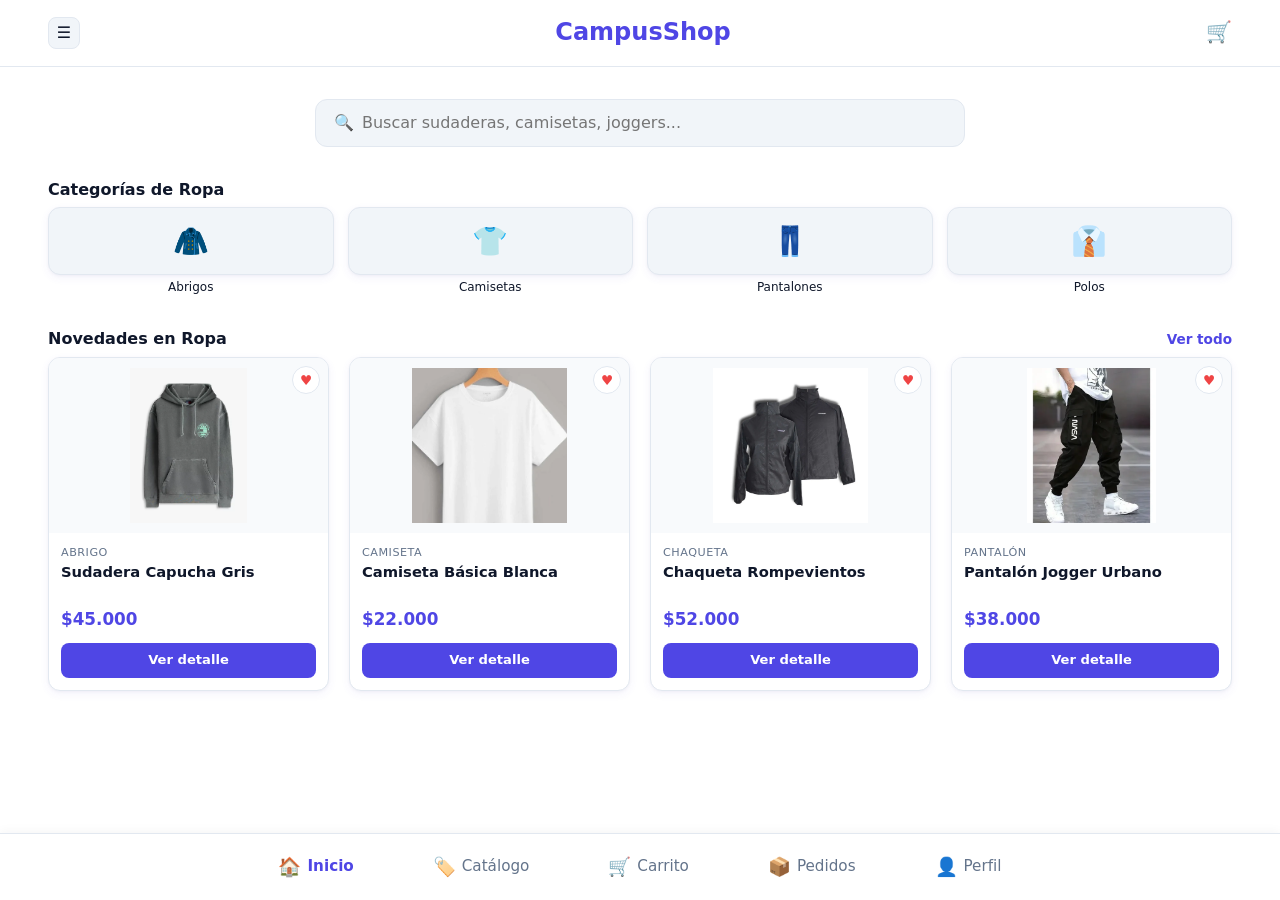
<file: index.html>
<!DOCTYPE html>
<html lang="es">
<head>
    <meta charset="UTF-8">
    <meta name="viewport" content="width=device-width, initial-scale=1.0">
    <title>CampusShop - Ropa y Moda Universitaria</title>
    <link rel="stylesheet" href="css/base.css">
    <link rel="stylesheet" href="css/layout.css">
    <link rel="stylesheet" href="css/components.css">
    <link rel="stylesheet" href="css/responsive.css">
</head>
<body>

    <div class="contenedor-app">

        <!-- Menú Lateral -->
        <input type="checkbox" id="interruptor-menu" class="interruptor-menu" aria-label="Abrir menú de navegación">
        <label for="interruptor-menu" class="fondo-oscuro"></label>

        <aside class="menu-lateral">
            <div class="cabecera-menu-lateral">
                <h2>Menú Principal</h2>
                <label for="interruptor-menu" class="boton-cerrar-menu" aria-label="Cerrar menú">&times;</label>
            </div>
            <nav class="navegacion-menu-lateral">
                <a href="index.html">🏠 Inicio</a>
                <a href="catalogo.html">🏷️ Catálogo de Ropa</a>
                <a href="vacio.html">🛒 Mi Carrito</a>
                <a href="historial.html">📦 Mis Pedidos</a>
                <a href="perfil.html">👤 Mi Perfil</a>
            </nav>
        </aside>

        <header class="encabezado-superior">
            <label for="interruptor-menu" class="boton-volver" aria-label="Abrir menú">☰</label>

            <h1 class="logotipo">CampusShop</h1>

            <a href="vacio.html" class="contenedor-icono-carrito" aria-label="Ver mi carrito">
                🛒
            </a>
        </header>

        <main>

            <section class="seccion-busqueda">
                <form class="barra-busqueda" action="catalogo.html" method="GET">
                    <span class="icono-busqueda">🔍</span>
                    <input class="campo-busqueda" type="search" name="buscar" placeholder="Buscar sudaderas, camisetas, joggers..." aria-label="Buscar prendas">
                </form>
            </section>

            <section class="seccion-categorias">
                <div class="cabecera-seccion">
                    <h2 class="titulo-seccion">Categorías de Ropa</h2>
                </div>
                <div class="contenedor-categorias">
                    <a href="catalogo.html?categoria=abrigos" class="tarjeta-categoria">
                        <div class="caja-icono-categoria">🧥</div>
                        <span class="nombre-categoria">Abrigos</span>
                    </a>
                    <a href="catalogo.html?categoria=camisetas" class="tarjeta-categoria">
                        <div class="caja-icono-categoria">👕</div>
                        <span class="nombre-categoria">Camisetas</span>
                    </a>
                    <a href="catalogo.html?categoria=pantalones" class="tarjeta-categoria">
                        <div class="caja-icono-categoria">👖</div>
                        <span class="nombre-categoria">Pantalones</span>
                    </a>
                    <a href="catalogo.html?categoria=polos" class="tarjeta-categoria">
                        <div class="caja-icono-categoria">👔</div>
                        <span class="nombre-categoria">Polos</span>
                    </a>
                </div>
            </section>

            <section class="seccion-productos">
                <div class="cabecera-seccion">
                    <h2 class="titulo-seccion">Novedades en Ropa</h2>
                    <a href="catalogo.html" class="enlace-texto">Ver todo</a>
                </div>

                <div class="cuadricula-productos">
                    
                    <article class="tarjeta-producto">
                        <div class="caja-imagen-producto">
                            <img src="img/sudadera_con_capucha_gris.webp" alt="Sudadera Capucha Campus" class="imagen-producto">
                        </div>
                        <button class="boton-favorito" aria-label="Guardar en favoritos">♥</button>
                        <div class="informacion-producto">
                            <span class="categoria-producto">Abrigo</span>
                            <h3 class="nombre-producto">Sudadera Capucha Gris</h3>
                            <span class="precio-producto">$45.000</span>
                            <a href="producto.html" class="boton-primario boton-accion-pequeno">Ver detalle</a>
                        </div>
                    </article>

                    <article class="tarjeta-producto">
                        <div class="caja-imagen-producto">
                            <img src="img/Camiseta basica blanca.webp" alt="Camiseta Básica Campus" class="imagen-producto">
                        </div>
                        <button class="boton-favorito" aria-label="Guardar en favoritos">♥</button>
                        <div class="informacion-producto">
                            <span class="categoria-producto">Camiseta</span>
                            <h3 class="nombre-producto">Camiseta Básica Blanca</h3>
                            <span class="precio-producto">$22.000</span>
                            <a href="producto.html" class="boton-primario boton-accion-pequeno">Ver detalle</a>
                        </div>
                    </article>

                    <article class="tarjeta-producto">
                        <div class="caja-imagen-producto">
                            <img src="img/Rompevientos-negro_unisex.webp" alt="Chaqueta Rompevientos" class="imagen-producto">
                        </div>
                        <button class="boton-favorito" aria-label="Guardar en favoritos">♥</button>
                        <div class="informacion-producto">
                            <span class="categoria-producto">Chaqueta</span>
                            <h3 class="nombre-producto">Chaqueta Rompevientos</h3>
                            <span class="precio-producto">$52.000</span>
                            <a href="producto.html" class="boton-primario boton-accion-pequeno">Ver detalle</a>
                        </div>
                    </article>

                    <article class="tarjeta-producto">
                        <div class="caja-imagen-producto">
                            <img src="img/pantalon Jogger.webp" alt="Pantalón Jogger Urbano" class="imagen-producto">
                        </div>
                        <button class="boton-favorito" aria-label="Guardar en favoritos">♥</button>
                        <div class="informacion-producto">
                            <span class="categoria-producto">Pantalón</span>
                            <h3 class="nombre-producto">Pantalón Jogger Urbano</h3>
                            <span class="precio-producto">$38.000</span>
                            <a href="producto.html" class="boton-primario boton-accion-pequeno">Ver detalle</a>
                        </div>
                    </article>

                </div>
            </section>

        </main>

        <nav class="navegacion-inferior">
            <ul class="lista-navegacion-inferior">
                <li>
                    <a href="index.html" class="enlace-navegacion activo">
                        <span class="icono-navegacion">🏠</span>
                        <span class="texto-navegacion">Inicio</span>
                    </a>
                </li>
                <li>
                    <a href="catalogo.html" class="enlace-navegacion">
                        <span class="icono-navegacion">🏷️</span>
                        <span class="texto-navegacion">Catálogo</span>
                    </a>
                </li>
                <li>
                    <a href="vacio.html" class="enlace-navegacion">
                        <span class="icono-navegacion">🛒</span>
                        <span class="texto-navegacion">Carrito</span>
                    </a>
                </li>
                <li>
                    <a href="historial.html" class="enlace-navegacion">
                        <span class="icono-navegacion">📦</span>
                        <span class="texto-navegacion">Pedidos</span>
                    </a>
                </li>
                <li>
                    <a href="perfil.html" class="enlace-navegacion">
                        <span class="icono-navegacion">👤</span>
                        <span class="texto-navegacion">Perfil</span>
                    </a>
                </li>
            </ul>
        </nav>
    </div>
</body>
</html>
</file>
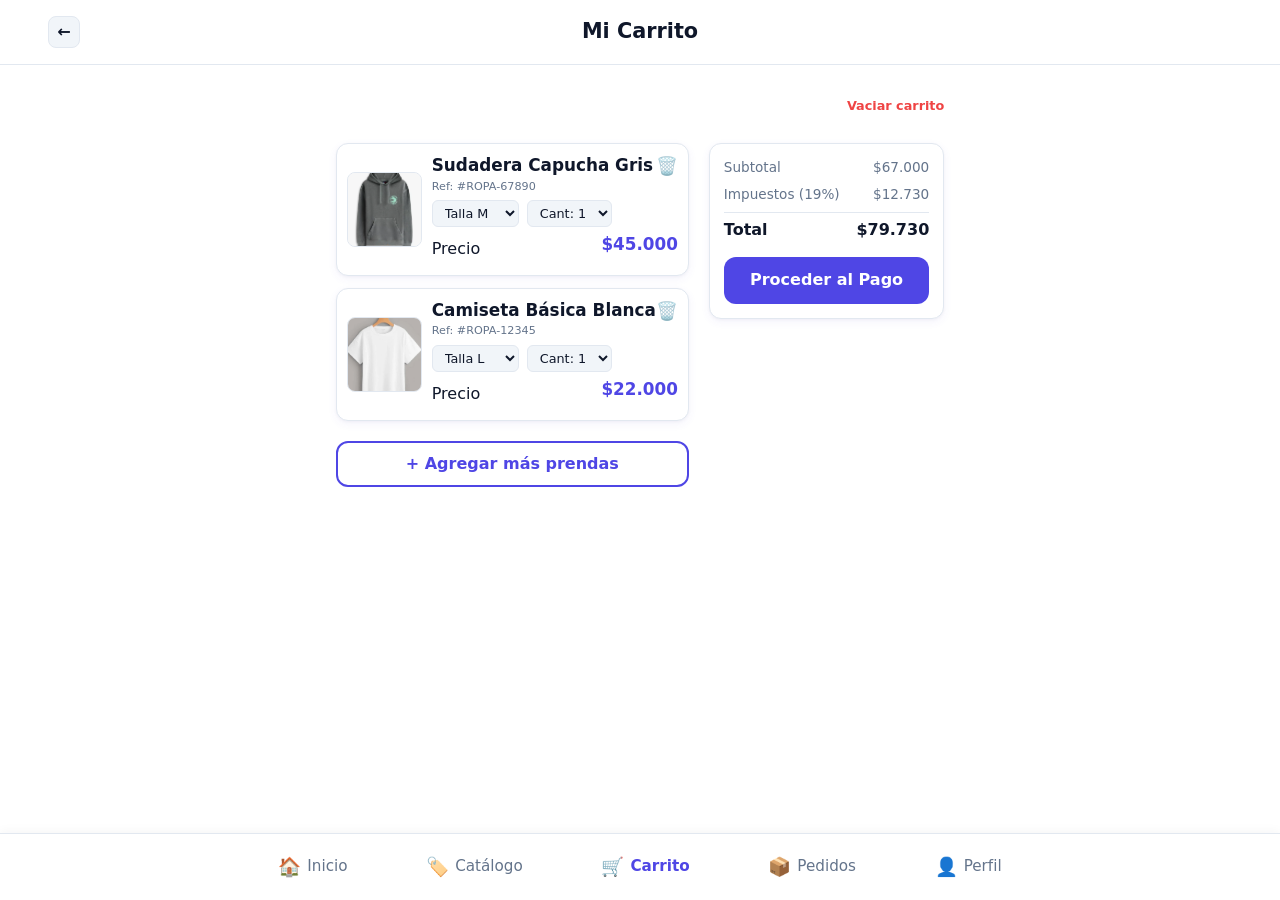
<file: carrito.html>
<!DOCTYPE html>
<html lang="es">
<head>
    <meta charset="UTF-8">
    <meta name="viewport" content="width=device-width, initial-scale=1.0">
    <title>CampusShop - Mi Carrito</title>
    <link rel="stylesheet" href="css/base.css">
    <link rel="stylesheet" href="css/layout.css">
    <link rel="stylesheet" href="css/components.css">
    <link rel="stylesheet" href="css/responsive.css">
</head>

<body>

    <div class="contenedor-app">

        <!-- Controles para eliminar prendas con CSS -->
        <input type="checkbox" id="eliminar-item-1" class="control-eliminar" checked>
        <input type="checkbox" id="eliminar-item-2" class="control-eliminar" checked>

        <header class="encabezado-superior encabezado-secundario">
            <a href="catalogo.html" class="boton-volver" aria-label="Volver al catálogo">←</a>
            <h1 class="titulo-pantalla">Mi Carrito</h1>
            <div class="espaciador-encabezado"></div>
        </header>

        <main>

            <!-- Estado Vacío -->
            <section id="seccion-carrito-vacio" class="estado-vacio">
                <div class="icono-estado-vacio">🛍️</div>
                <h2 class="titulo-estado-vacio">Tu carrito está vacío</h2>
                <p class="descripcion-estado-vacio">
                    Aún no has agregado prendas de vestir a tu compra. ¡Revisa nuestra colección de ropa y viste los colores de Campus!
                </p>
                <a href="catalogo.html" class="boton-primario">Explorar Catálogo de Ropa</a>
            </section>

            <!-- Lista de Prendas en el Carrito -->
            <div id="seccion-carrito-lleno">
                <a href="vacio.html" class="enlace-peligro" style="display: block; text-align: right; margin-bottom: 8px;">Vaciar carrito</a>
                <section class="lista-carrito">

                    <!-- Prenda 1 -->
                    <article class="item-carrito item-1">
                        <img src="img/sudadera_con_capucha_gris.webp" alt="Sudadera Capucha Gris" class="imagen-carrito">
                        <div class="detalles-item-carrito">
                            <div class="cabecera-item-carrito">
                                <h3>Sudadera Capucha Gris</h3>
                                <label for="eliminar-item-1" class="boton-eliminar" title="Eliminar producto">🗑️</label>
                            </div>
                            <span class="referencia-item">Ref: #ROPA-67890</span>

                            <div class="opciones-item-carrito">
                                <select class="select-carrito" aria-label="Seleccionar talla">
                                    <option value="S">Talla S</option>
                                    <option value="M" selected>Talla M</option>
                                    <option value="L">Talla L</option>
                                    <option value="XL">Talla XL</option>
                                </select>
                                <select class="select-carrito" aria-label="Seleccionar cantidad">
                                    <option value="1" selected>Cant: 1</option>
                                    <option value="2">Cant: 2</option>
                                    <option value="3">Cant: 3</option>
                                </select>
                            </div>

                            <div class="pie-item-carrito">
                                <span>Precio</span>
                                <span class="precio-producto">$45.000</span>
                            </div>
                        </div>
                    </article>

                    <!-- Prenda 2 -->
                    <article class="item-carrito item-2">
                        <img src="img/Camiseta basica blanca.webp" alt="Camiseta Básica Blanca" class="imagen-carrito">
                        <div class="detalles-item-carrito">
                            <div class="cabecera-item-carrito">
                                <h3>Camiseta Básica Blanca</h3>
                                <label for="eliminar-item-2" class="boton-eliminar" title="Eliminar producto">🗑️</label>
                            </div>
                            <span class="referencia-item">Ref: #ROPA-12345</span>

                            <div class="opciones-item-carrito">
                                <select class="select-carrito" aria-label="Seleccionar talla">
                                    <option value="S">Talla S</option>
                                    <option value="M">Talla M</option>
                                    <option value="L" selected>Talla L</option>
                                    <option value="XL">Talla XL</option>
                                </select>
                                <select class="select-carrito" aria-label="Seleccionar cantidad">
                                    <option value="1" selected>Cant: 1</option>
                                    <option value="2">Cant: 2</option>
                                    <option value="3">Cant: 3</option>
                                </select>
                            </div>

                            <div class="pie-item-carrito">
                                <span>Precio</span>
                                <span class="precio-producto">$22.000</span>
                            </div>
                        </div>
                    </article>

                </section>

                <a href="catalogo.html" class="boton-lineas" style="margin-top: 14px;">+ Agregar más prendas</a>

                <!-- Resumen de Pago -->
                <section class="resumen-compra" style="margin-top: 14px;">
                    <div class="fila-resumen">
                        <span>Subtotal</span>
                        <span>$67.000</span>
                    </div>
                    <div class="fila-resumen">
                        <span>Impuestos (19%)</span>
                        <span>$12.730</span>
                    </div>
                    <div class="fila-resumen fila-total">
                        <span>Total</span>
                        <span>$79.730</span>
                    </div>

                    <a href="checkout.html" class="boton-primario" style="margin-top: 8px;">Proceder al Pago</a>
                </section>
            </div>

        </main>

        <nav class="navegacion-inferior">
            <ul class="lista-navegacion-inferior">
                <li>
                    <a href="index.html" class="enlace-navegacion">
                        <span class="icono-navegacion">🏠</span>
                        <span class="texto-navegacion">Inicio</span>
                    </a>
                </li>
                <li>
                    <a href="catalogo.html" class="enlace-navegacion">
                        <span class="icono-navegacion">🏷️</span>
                        <span class="texto-navegacion">Catálogo</span>
                    </a>
                </li>
                <li>
                    <a href="carrito.html" class="enlace-navegacion activo">
                        <span class="icono-navegacion">🛒</span>
                        <span class="texto-navegacion">Carrito</span>
                    </a>
                </li>
                <li>
                    <a href="historial.html" class="enlace-navegacion">
                        <span class="icono-navegacion">📦</span>
                        <span class="texto-navegacion">Pedidos</span>
                    </a>
                </li>
                <li>
                    <a href="perfil.html" class="enlace-navegacion">
                        <span class="icono-navegacion">👤</span>
                        <span class="texto-navegacion">Perfil</span>
                    </a>
                </li>
            </ul>
        </nav>
    </div>
</body>
</html>
</file>
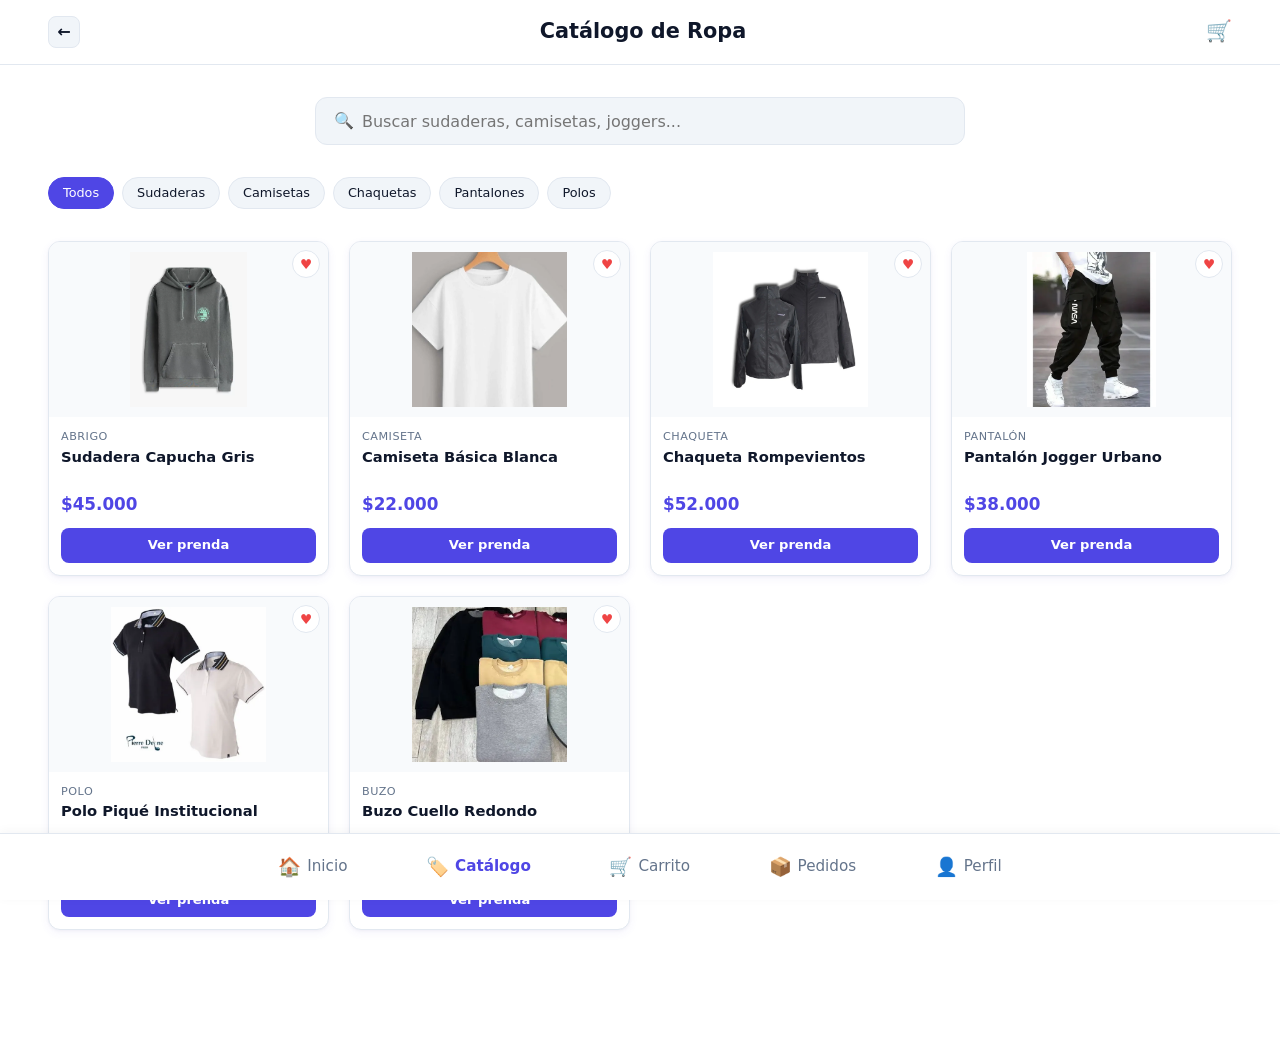
<file: catalogo.html>
<!DOCTYPE html>
<html lang="es">
<head>
    <meta charset="UTF-8">
    <meta name="viewport" content="width=device-width, initial-scale=1.0">
    <title>Campus Shop - Catálogo de Ropa</title>
    <link rel="stylesheet" href="css/base.css">
    <link rel="stylesheet" href="css/layout.css">
    <link rel="stylesheet" href="css/components.css">
    <link rel="stylesheet" href="css/responsive.css">
</head>

<body>

    <div class="contenedor-app">
          <header class="encabezado-superior encabezado-secundario">
            <a href="index.html" class="boton-volver" aria-label="Volver al inicio">←</a>
            <h1 class="titulo-pantalla">Catálogo de Ropa</h1>
            <a href="vacio.html" class="contenedor-icono-carrito" aria-label="Ver mi carrito">
                🛒
            </a>
        </header>

        <!-- Filtros por Categoría -->
        <input type="radio" name="filtro" id="filtro-todos" class="control-filtro" checked>
        <input type="radio" name="filtro" id="filtro-sudaderas" class="control-filtro">
        <input type="radio" name="filtro" id="filtro-camisetas" class="control-filtro">
        <input type="radio" name="filtro" id="filtro-chaquetas" class="control-filtro">
        <input type="radio" name="filtro" id="filtro-pantalones" class="control-filtro">
        <input type="radio" name="filtro" id="filtro-polos" class="control-filtro">

        <main>

            <!-- Barra de Búsqueda -->
            <section class="seccion-busqueda">
                <form class="barra-busqueda" action="catalogo.html" method="GET">
                    <span class="icono-busqueda">🔍</span>
                    <input class="campo-busqueda" type="search" list="lista-prendas" placeholder="Buscar sudaderas, camisetas, joggers..." aria-label="Buscar prendas">
                    <datalist id="lista-prendas">
                        <option value="Sudadera Capucha Gris">
                        <option value="Camiseta Básica Blanca">
                        <option value="Chaqueta Rompevientos">
                        <option value="Pantalón Jogger Urbano">
                        <option value="Polo Piqué Institucional">
                        <option value="Buzo Cuello Redondo">
                    </datalist>
                </form>
            </section>

            <!-- Chips de Filtro -->
            <section class="contenedor-filtros">
                <label for="filtro-todos" class="boton-filtro etiqueta-todos">Todos</label>
                <label for="filtro-sudaderas" class="boton-filtro etiqueta-sudaderas">Sudaderas</label>
                <label for="filtro-camisetas" class="boton-filtro etiqueta-camisetas">Camisetas</label>
                <label for="filtro-chaquetas" class="boton-filtro etiqueta-chaquetas">Chaquetas</label>
                <label for="filtro-pantalones" class="boton-filtro etiqueta-pantalones">Pantalones</label>
                <label for="filtro-polos" class="boton-filtro etiqueta-polos">Polos</label>
            </section>

            <!-- Cuadrícula de 6 prendas de vestir -->
            <section class="cuadricula-productos">

                <!-- Prenda 1: Sudadera -->
                <article class="tarjeta-producto prenda-sudadera prenda-abrigo">
                    <div class="caja-imagen-producto">
                        <img src="img/sudadera_con_capucha_gris.webp" alt="Sudadera Capucha Gris" class="imagen-producto">
                    </div>
                    <button class="boton-favorito" aria-label="Guardar en favoritos">♥</button>
                    <div class="informacion-producto">
                        <span class="categoria-producto">Abrigo</span>
                        <h2 class="nombre-producto">Sudadera Capucha Gris</h2>
                        <span class="precio-producto">$45.000</span>
                        <a href="producto.html" class="boton-primario boton-accion-pequeno">Ver prenda</a>
                    </div>
                </article>

                <!-- Prenda 2: Camiseta -->
                <article class="tarjeta-producto prenda-camiseta">
                    <div class="caja-imagen-producto">
                        <img src="img/Camiseta basica blanca.webp" alt="Camiseta Básica Blanca" class="imagen-producto">
                    </div>
                    <button class="boton-favorito" aria-label="Guardar en favoritos">♥</button>
                    <div class="informacion-producto">
                        <span class="categoria-producto">Camiseta</span>
                        <h2 class="nombre-producto">Camiseta Básica Blanca</h2>
                        <span class="precio-producto">$22.000</span>
                        <a href="producto.html" class="boton-primario boton-accion-pequeno">Ver prenda</a>
                    </div>
                </article>

                <!-- Prenda 3: Chaqueta -->
                <article class="tarjeta-producto prenda-chaqueta prenda-abrigo">
                    <div class="caja-imagen-producto">
                        <img src="img/Rompevientos-negro_unisex.webp" alt="Chaqueta Rompevientos" class="imagen-producto">
                    </div>
                    <button class="boton-favorito" aria-label="Guardar en favoritos">♥</button>
                    <div class="informacion-producto">
                        <span class="categoria-producto">Chaqueta</span>
                        <h2 class="nombre-producto">Chaqueta Rompevientos</h2>
                        <span class="precio-producto">$52.000</span>
                        <a href="producto.html" class="boton-primario boton-accion-pequeno">Ver prenda</a>
                    </div>
                </article>

                <!-- Prenda 4: Pantalón Jogger -->
                <article class="tarjeta-producto prenda-pantalon">
                    <div class="caja-imagen-producto">
                        <img src="img/pantalon Jogger.webp" alt="Pantalón Jogger Urbano" class="imagen-producto">
                    </div>
                    <button class="boton-favorito" aria-label="Guardar en favoritos">♥</button>
                    <div class="informacion-producto">
                        <span class="categoria-producto">Pantalón</span>
                        <h2 class="nombre-producto">Pantalón Jogger Urbano</h2>
                        <span class="precio-producto">$38.000</span>
                        <a href="producto.html" class="boton-primario boton-accion-pequeno">Ver prenda</a>
                    </div>
                </article>

                <!-- Prenda 5: Polo Institucional -->
                <article class="tarjeta-producto prenda-polo">
                    <div class="caja-imagen-producto">
                        <img src="img/polos_unisex.RK4.webp" alt="Camisa Polo Institucional" class="imagen-producto">
                    </div>
                    <button class="boton-favorito" aria-label="Guardar en favoritos">♥</button>
                    <div class="informacion-producto">
                        <span class="categoria-producto">Polo</span>
                        <h2 class="nombre-producto">Polo Piqué Institucional</h2>
                        <span class="precio-producto">$28.000</span>
                        <a href="producto.html" class="boton-primario boton-accion-pequeno">Ver prenda</a>
                    </div>
                </article>

                <!-- Prenda 6: Buzo Cuello Redondo -->
                <article class="tarjeta-producto prenda-sudadera prenda-buzo prenda-abrigo">
                    <div class="caja-imagen-producto">
                        <img src="img/Buzos_cuello_redondo_unisex.webp" alt="Buzo Cuello Redondo" class="imagen-producto">
                    </div>
                    <button class="boton-favorito" aria-label="Guardar en favoritos">♥</button>
                    <div class="informacion-producto">
                        <span class="categoria-producto">Buzo</span>
                        <h2 class="nombre-producto">Buzo Cuello Redondo</h2>
                        <span class="precio-producto">$42.000</span>
                        <a href="producto.html" class="boton-primario boton-accion-pequeno">Ver prenda</a>
                    </div>
                </article>

            </section>

        </main>

        <!-- 3. NAVEGACIÓN INFERIOR -->
        <nav class="navegacion-inferior">
            <ul class="lista-navegacion-inferior">
                <li>
                    <a href="index.html" class="enlace-navegacion">
                        <span class="icono-navegacion">🏠</span>
                        <span class="texto-navegacion">Inicio</span>
                    </a>
                </li>
                <li>
                    <a href="catalogo.html" class="enlace-navegacion activo">
                        <span class="icono-navegacion">🏷️</span>
                        <span class="texto-navegacion">Catálogo</span>
                    </a>
                </li>
                <li>
                    <a href="vacio.html" class="enlace-navegacion">
                        <span class="icono-navegacion">🛒</span>
                        <span class="texto-navegacion">Carrito</span>
                    </a>
                </li>
                <li>
                    <a href="historial.html" class="enlace-navegacion">
                        <span class="icono-navegacion">📦</span>
                        <span class="texto-navegacion">Pedidos</span>
                    </a>
                </li>
                <li>
                    <a href="perfil.html" class="enlace-navegacion">
                        <span class="icono-navegacion">👤</span>
                        <span class="texto-navegacion">Perfil</span>
                    </a>
                </li>
            </ul>
        </nav>
    </div>
</body>
</html>
</file>
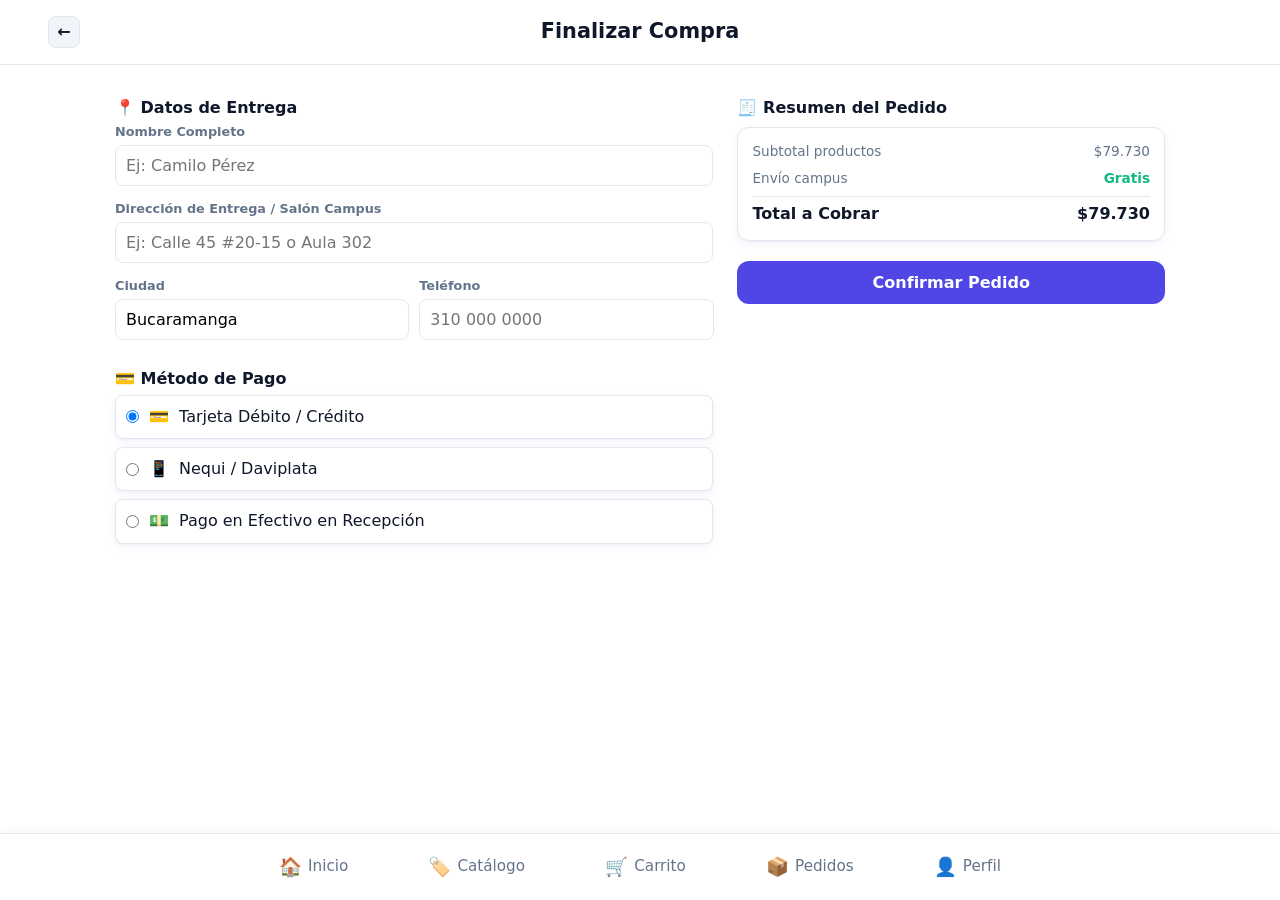
<file: checkout.html>
<!DOCTYPE html>
<html lang="es">
<head>
    <meta charset="UTF-8">
    <meta name="viewport" content="width=device-width, initial-scale=1.0">
    <title>CampusShop - Finalizar Compra</title>
    <link rel="stylesheet" href="css/base.css">
    <link rel="stylesheet" href="css/layout.css">
    <link rel="stylesheet" href="css/components.css">
    <link rel="stylesheet" href="css/responsive.css">
</head>
<body>
    <div class="contenedor-app">
        <header class="encabezado-superior encabezado-secundario">
            <a href="carrito.html" class="boton-volver" aria-label="Volver al carrito">←</a>
            <h1 class="titulo-pantalla">Finalizar Compra</h1>
            <div class="espaciador-encabezado"></div>
        </header>

        <main>
            <section class="seccion-formulario">
                <form action="historial.html" method="GET" class="cuadricula-checkout">
                    
                    <div class="columna-datos-entrega">
                        <h2 class="titulo-seccion">📍 Datos de Entrega</h2>
                        
                        <div class="grupo-formulario">
                            <label class="etiqueta-formulario" for="nombre">Nombre Completo</label>
                            <input class="campo-formulario" type="text" id="nombre" placeholder="Ej: Camilo Pérez" required>
                        </div>

                        <div class="grupo-formulario">
                            <label class="etiqueta-formulario" for="direccion">Dirección de Entrega / Salón Campus</label>
                            <input class="campo-formulario" type="text" id="direccion" placeholder="Ej: Calle 45 #20-15 o Aula 302" required>
                        </div>

                        <div class="fila-formulario">
                            <div class="grupo-formulario columna-formulario">
                                <label class="etiqueta-formulario" for="ciudad">Ciudad</label>
                                <input class="campo-formulario" type="text" id="ciudad" value="Bucaramanga" required>
                            </div>
                            <div class="grupo-formulario columna-formulario">
                                <label class="etiqueta-formulario" for="telefono">Teléfono</label>
                                <input class="campo-formulario" type="tel" id="telefono" placeholder="310 000 0000" required>
                            </div>
                        </div>

                        <h2 class="titulo-seccion" style="margin-top: 14px;">💳 Método de Pago</h2>
                        
                        <div class="opciones-pago">
                            <label class="opcion-pago">
                                <input type="radio" name="pago" value="tarjeta" checked>
                                <span class="icono-pago">💳</span>
                                <span>Tarjeta Débito / Crédito</span>
                            </label>
                            <label class="opcion-pago">
                                <input type="radio" name="pago" value="nequi">
                                <span class="icono-pago">📱</span>
                                <span>Nequi / Daviplata</span>
                            </label>
                            <label class="opcion-pago">
                                <input type="radio" name="pago" value="efectivo">
                                <span class="icono-pago">💵</span>
                                <span>Pago en Efectivo en Recepción</span>
                            </label>
                        </div>
                    </div>

                    <div class="columna-resumen-confirmacion">
                        <h2 class="titulo-seccion">🧾 Resumen del Pedido</h2>
                        <div class="resumen-compra">
                            <div class="fila-resumen">
                                <span>Subtotal productos</span>
                                <span>$79.730</span>
                            </div>
                            <div class="fila-resumen">
                                <span>Envío campus</span>
                                <span class="texto-exito">Gratis</span>
                            </div>
                            <div class="fila-resumen fila-total">
                                <span>Total a Cobrar</span>
                                <span>$79.730</span>
                            </div>
                        </div>

                        <button type="submit" class="boton-primario" style="margin-top: 12px;">Confirmar Pedido</button>
                    </div>
                </form>
            </section>
        </main>

        <nav class="navegacion-inferior">
            <ul class="lista-navegacion-inferior">
                <li>
                    <a href="index.html" class="enlace-navegacion">
                        <span class="icono-navegacion">🏠</span>
                        <span class="texto-navegacion">Inicio</span>
                    </a>
                </li>
                <li>
                    <a href="catalogo.html" class="enlace-navegacion">
                        <span class="icono-navegacion">🏷️</span>
                        <span class="texto-navegacion">Catálogo</span>
                    </a>
                </li>
                <li>
                    <a href="vacio.html" class="enlace-navegacion">
                        <span class="icono-navegacion">🛒</span>
                        <span class="texto-navegacion">Carrito</span>
                    </a>
                </li>
                <li>
                    <a href="historial.html" class="enlace-navegacion">
                        <span class="icono-navegacion">📦</span>
                        <span class="texto-navegacion">Pedidos</span>
                    </a>
                </li>
                <li>
                    <a href="perfil.html" class="enlace-navegacion">
                        <span class="icono-navegacion">👤</span>
                        <span class="texto-navegacion">Perfil</span>
                    </a>
                </li>
            </ul>
        </nav>
    </div>
</body>
</html>
</file>
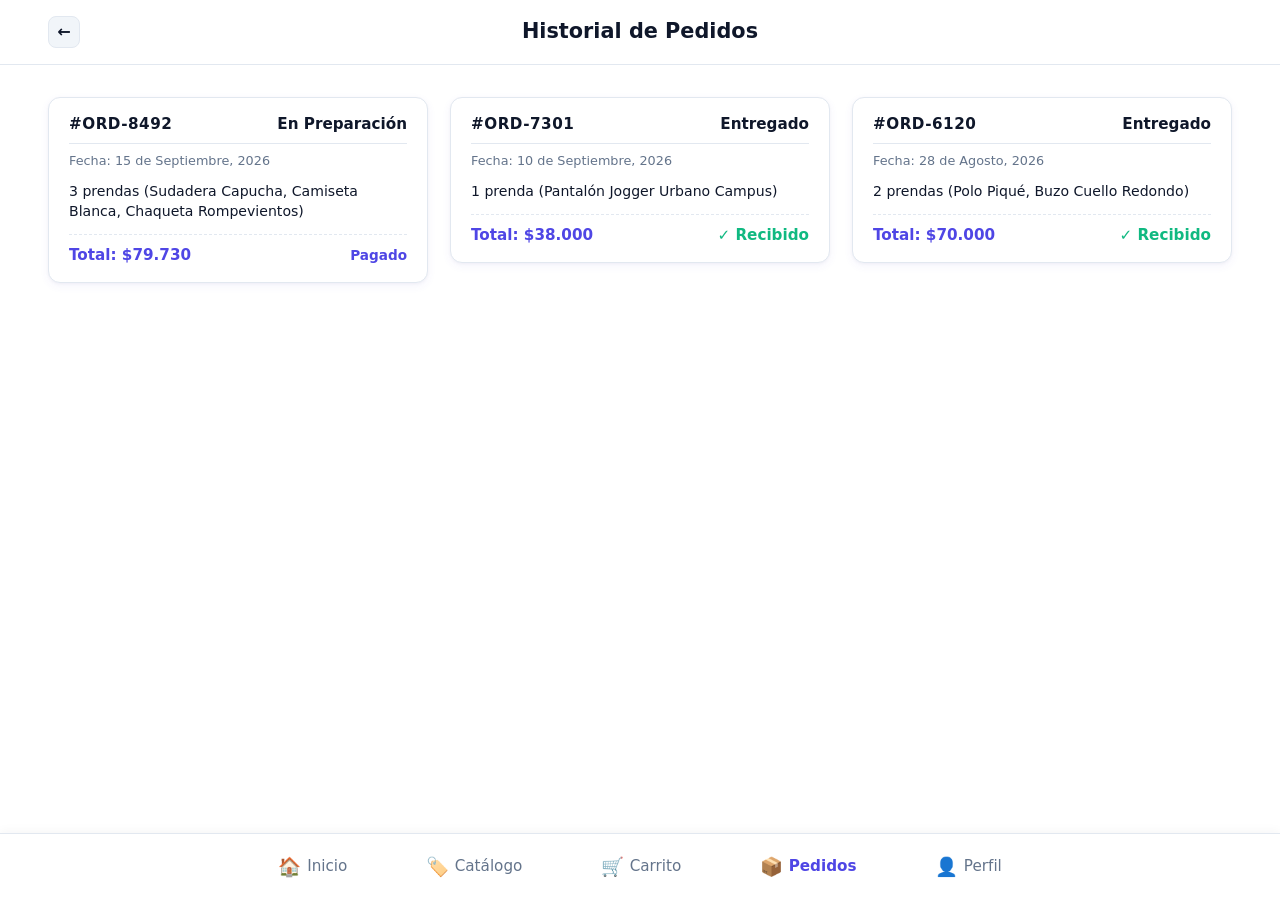
<file: historial.html>
<!DOCTYPE html>
<html lang="es">
<head>
    <meta charset="UTF-8">
    <meta name="viewport" content="width=device-width, initial-scale=1.0">
    <title>CampusShop - Mis Pedidos</title>
    <link rel="stylesheet" href="css/base.css">
    <link rel="stylesheet" href="css/layout.css">
    <link rel="stylesheet" href="css/components.css">
    <link rel="stylesheet" href="css/responsive.css">
</head>
<body>

    <div class="contenedor-app">

        <header class="encabezado-superior encabezado-secundario">
            <a href="perfil.html" class="boton-volver" aria-label="Volver al perfil">←</a>
            <h1 class="titulo-pantalla">Historial de Pedidos</h1>
            <div class="espaciador-encabezado"></div>
        </header>

        <main class="main-historial">

            <article class="tarjeta-pedido">
                <div class="cabecera-pedido">
                    <span class="codigo-pedido">#ORD-8492</span>
                    <span class="insignia-pedido insignia-pendiente">En Preparación</span>
                </div>
                <span class="fecha-pedido">Fecha: 15 de Septiembre, 2026</span>
                <p class="descripcion-pedido">
                    3 prendas (Sudadera Capucha, Camiseta Blanca, Chaqueta Rompevientos)
                </p>
                <div class="pie-pedido">
                    <span class="total-pedido">Total: $79.730</span>
                    <span class="enlace-texto">Pagado</span>
                </div>
            </article>

            <article class="tarjeta-pedido">
                <div class="cabecera-pedido">
                    <span class="codigo-pedido">#ORD-7301</span>
                    <span class="insignia-pedido insignia-entregado">Entregado</span>
                </div>
                <span class="fecha-pedido">Fecha: 10 de Septiembre, 2026</span>
                <p class="descripcion-pedido">
                    1 prenda (Pantalón Jogger Urbano Campus)
                </p>
                <div class="pie-pedido">
                    <span class="total-pedido">Total: $38.000</span>
                    <span class="texto-exito">✓ Recibido</span>
                </div>
            </article>

            <article class="tarjeta-pedido">
                <div class="cabecera-pedido">
                    <span class="codigo-pedido">#ORD-6120</span>
                    <span class="insignia-pedido insignia-entregado">Entregado</span>
                </div>
                <span class="fecha-pedido">Fecha: 28 de Agosto, 2026</span>
                <p class="descripcion-pedido">
                    2 prendas (Polo Piqué, Buzo Cuello Redondo)
                </p>
                <div class="pie-pedido">
                    <span class="total-pedido">Total: $70.000</span>
                    <span class="texto-exito">✓ Recibido</span>
                </div>
            </article>

        </main>

        <nav class="navegacion-inferior">
            <ul class="lista-navegacion-inferior">
                <li>
                    <a href="index.html" class="enlace-navegacion">
                        <span class="icono-navegacion">🏠</span>
                        <span class="texto-navegacion">Inicio</span>
                    </a>
                </li>
                <li>
                    <a href="catalogo.html" class="enlace-navegacion">
                        <span class="icono-navegacion">🏷️</span>
                        <span class="texto-navegacion">Catálogo</span>
                    </a>
                </li>
                <li>
                    <a href="vacio.html" class="enlace-navegacion">
                        <span class="icono-navegacion">🛒</span>
                        <span class="texto-navegacion">Carrito</span>
                    </a>
                </li>
                <li>
                    <a href="historial.html" class="enlace-navegacion activo">
                        <span class="icono-navegacion">📦</span>
                        <span class="texto-navegacion">Pedidos</span>
                    </a>
                </li>
                <li>
                    <a href="perfil.html" class="enlace-navegacion">
                        <span class="icono-navegacion">👤</span>
                        <span class="texto-navegacion">Perfil</span>
                    </a>
                </li>
            </ul>
        </nav>
    </div>
</body>
</html>
</file>
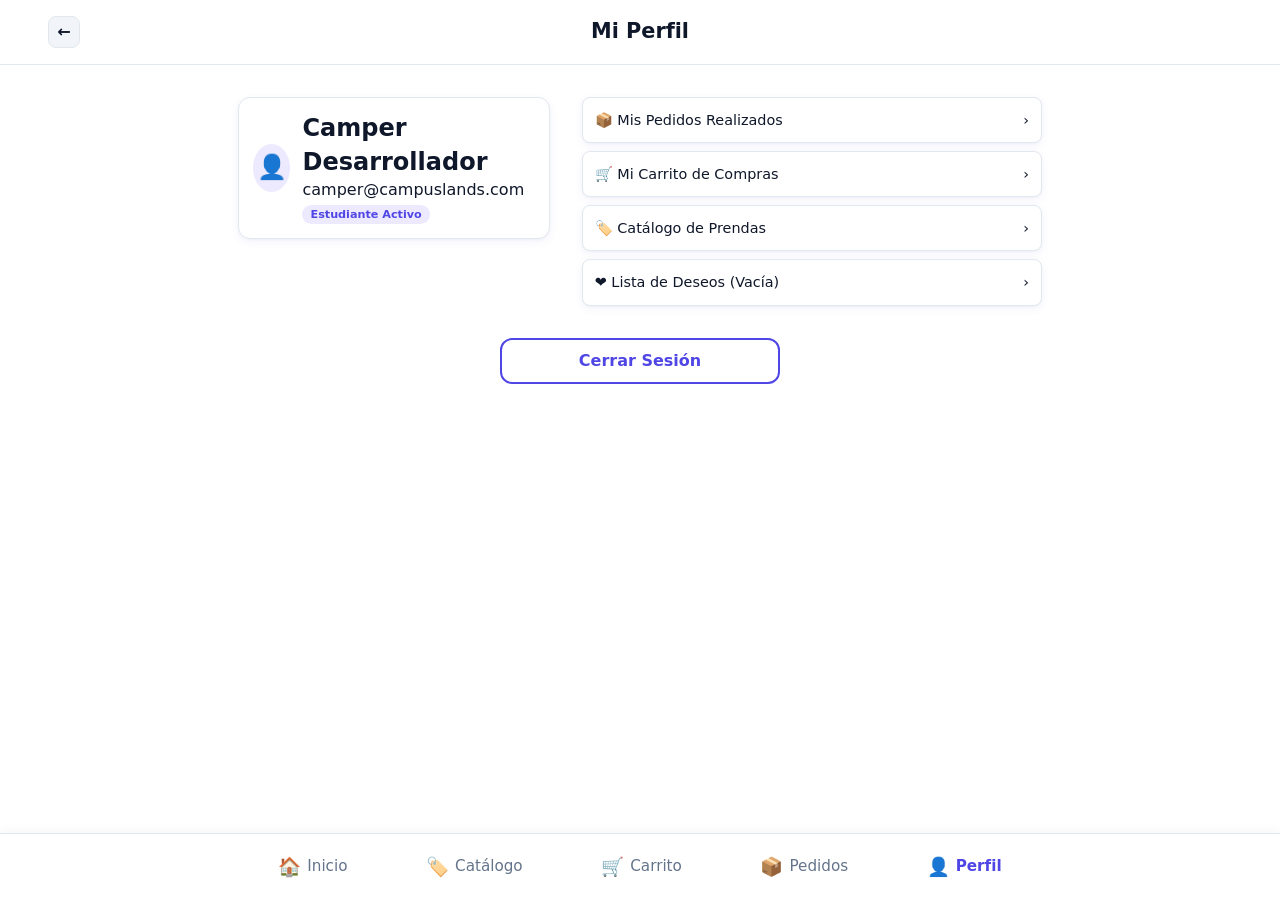
<file: perfil.html>
<!DOCTYPE html>
<html lang="es">
<head>
    <meta charset="UTF-8">
    <meta name="viewport" content="width=device-width, initial-scale=1.0">
    <title>CampusShop - Mi Perfil</title>
    <link rel="stylesheet" href="css/base.css">
    <link rel="stylesheet" href="css/layout.css">
    <link rel="stylesheet" href="css/components.css">
    <link rel="stylesheet" href="css/responsive.css">
</head>
<body>
    <div class="contenedor-app">

        <header class="encabezado-superior encabezado-secundario">
            <a href="index.html" class="boton-volver" aria-label="Volver al inicio">←</a>
            <h1 class="titulo-pantalla">Mi Perfil</h1>
            <div class="espaciador-encabezado"></div>
        </header>
        <main class="main-perfil">

            <section class="tarjeta-usuario">
                <div class="avatar-usuario">👤</div>
                <div class="datos-usuario">
                    <h2>Camper Desarrollador</h2>
                    <p>camper@campuslands.com</p>
                    <span class="insignia-usuario">Estudiante Activo</span>
                </div>
            </section>

            <section class="lista-menu-perfil">
                <a href="historial.html" class="opcion-menu-perfil">
                    <span>📦 Mis Pedidos Realizados</span>
                    <span>&rsaquo;</span>
                </a>
                <a href="vacio.html" class="opcion-menu-perfil">
                    <span>🛒 Mi Carrito de Compras</span>
                    <span>&rsaquo;</span>
                </a>
                <a href="catalogo.html" class="opcion-menu-perfil">
                    <span>🏷️ Catálogo de Prendas</span>
                    <span>&rsaquo;</span>
                </a>
                <a href="vacio.html" class="opcion-menu-perfil">
                    <span>❤️ Lista de Deseos (Vacía)</span>
                    <span>&rsaquo;</span>
                </a>
            </section>

            <a href="index.html" class="boton-lineas">Cerrar Sesión</a>
        </main>

        <nav class="navegacion-inferior">
            <ul class="lista-navegacion-inferior">
                <li>
                    <a href="index.html" class="enlace-navegacion">
                        <span class="icono-navegacion">🏠</span>
                        <span class="texto-navegacion">Inicio</span>
                    </a>
                </li>
                <li>
                    <a href="catalogo.html" class="enlace-navegacion">
                        <span class="icono-navegacion">🏷️</span>
                        <span class="texto-navegacion">Catálogo</span>
                    </a>
                </li>
                <li>
                    <a href="vacio.html" class="enlace-navegacion">
                        <span class="icono-navegacion">🛒</span>
                        <span class="texto-navegacion">Carrito</span>
                    </a>
                </li>
                <li>
                    <a href="historial.html" class="enlace-navegacion">
                        <span class="icono-navegacion">📦</span>
                        <span class="texto-navegacion">Pedidos</span>
                    </a>
                </li>
                <li>
                    <a href="perfil.html" class="enlace-navegacion activo">
                        <span class="icono-navegacion">👤</span>
                        <span class="texto-navegacion">Perfil</span>
                    </a>
                </li>
            </ul>
        </nav>
    </div>
</body>
</html>
</file>
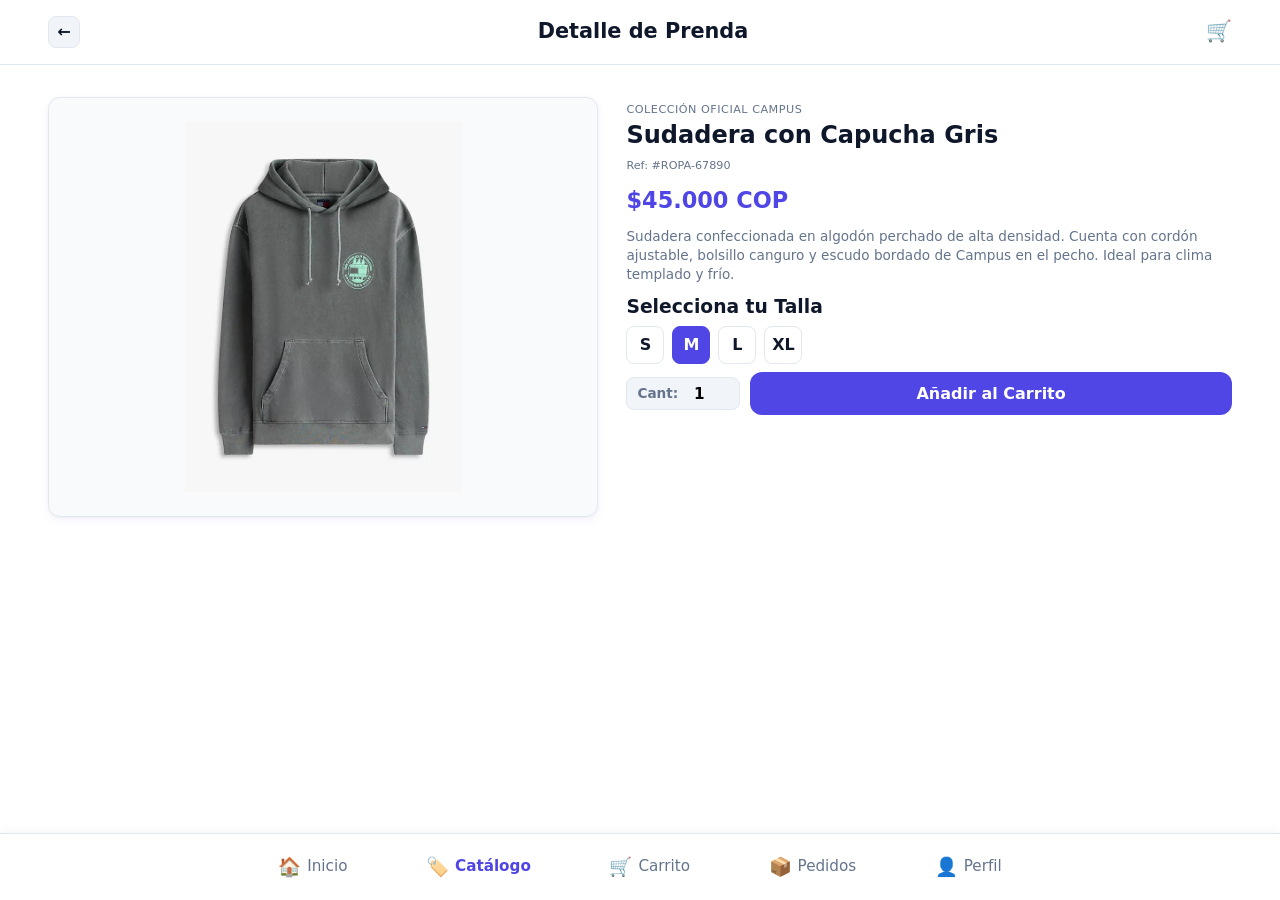
<file: producto.html>
<!DOCTYPE html>
<html lang="es">
<head>
    <meta charset="UTF-8">
    <meta name="viewport" content="width=device-width, initial-scale=1.0">
    <title>CampusShop - Detalle de Prenda</title>
    <link rel="stylesheet" href="css/base.css">
    <link rel="stylesheet" href="css/layout.css">
    <link rel="stylesheet" href="css/components.css">
    <link rel="stylesheet" href="css/responsive.css">
</head>
<body>

    <div class="contenedor-app">
        <header class="encabezado-superior encabezado-secundario">
            <a href="catalogo.html" class="boton-volver" aria-label="Volver al catálogo">←</a>
            <h1 class="titulo-pantalla">Detalle de Prenda</h1>
            <a href="vacio.html" class="contenedor-icono-carrito" aria-label="Ver mi carrito">
                🛒
            </a>
        </header>

        <main class="main-detalle">
            <section class="detalle-caja-imagen">
                <img src="img/sudadera_con_capucha_gris.webp" alt="Sudadera con Capucha Gris" class="detalle-imagen">
            </section>

            <article class="detalle-informacion">
                <div>
                    <span class="categoria-producto">Colección Oficial Campus</span>
                    <h2 class="detalle-titulo">Sudadera con Capucha Gris</h2>
                    <span class="referencia-item">Ref: #ROPA-67890</span>
                </div>

                <div>
                    <span class="detalle-precio">$45.000 COP</span>
                </div>

                <p class="detalle-descripcion">
                    Sudadera confeccionada en algodón perchado de alta densidad. Cuenta con cordón ajustable, bolsillo canguro y escudo bordado de Campus en el pecho. Ideal para clima templado y frío.
                </p>

                <form action="carrito.html" method="GET">
                    <div>
                        <h3 class="titulo-opciones">Selecciona tu Talla</h3>
                        <div class="selector-tallas">
                            <input type="radio" name="talla" id="talla-s" value="S" class="input-talla">
                            <label for="talla-s" class="opcion-talla">S</label>

                            <input type="radio" name="talla" id="talla-m" value="M" class="input-talla" checked>
                            <label for="talla-m" class="opcion-talla">M</label>

                            <input type="radio" name="talla" id="talla-l" value="L" class="input-talla">
                            <label for="talla-l" class="opcion-talla">L</label>

                            <input type="radio" name="talla" id="talla-xl" value="XL" class="input-talla">
                            <label for="talla-xl" class="opcion-talla">XL</label>
                        </div>
                    </div>

                    <div class="fila-compra">
                        <div class="selector-cantidad">
                            <label for="cantidad" class="etiqueta-cantidad">Cant:</label>
                            <input type="number" id="cantidad" name="cantidad" value="1" min="1" max="10" class="input-cantidad">
                        </div>
                        <button type="submit" class="boton-primario">Añadir al Carrito</button>
                    </div>
                </form>
            </article>
        </main>

        <nav class="navegacion-inferior">
            <ul class="lista-navegacion-inferior">
                <li>
                    <a href="index.html" class="enlace-navegacion">
                        <span class="icono-navegacion">🏠</span>
                        <span class="texto-navegacion">Inicio</span>
                    </a>
                </li>
                <li>
                    <a href="catalogo.html" class="enlace-navegacion activo">
                        <span class="icono-navegacion">🏷️</span>
                        <span class="texto-navegacion">Catálogo</span>
                    </a>
                </li>
                <li>
                    <a href="vacio.html" class="enlace-navegacion">
                        <span class="icono-navegacion">🛒</span>
                        <span class="texto-navegacion">Carrito</span>
                    </a>
                </li>
                <li>
                    <a href="historial.html" class="enlace-navegacion">
                        <span class="icono-navegacion">📦</span>
                        <span class="texto-navegacion">Pedidos</span>
                    </a>
                </li>
                <li>
                    <a href="perfil.html" class="enlace-navegacion">
                        <span class="icono-navegacion">👤</span>
                        <span class="texto-navegacion">Perfil</span>
                    </a>
                </li>
            </ul>
        </nav>
    </div>
</body>
</html>
</file>
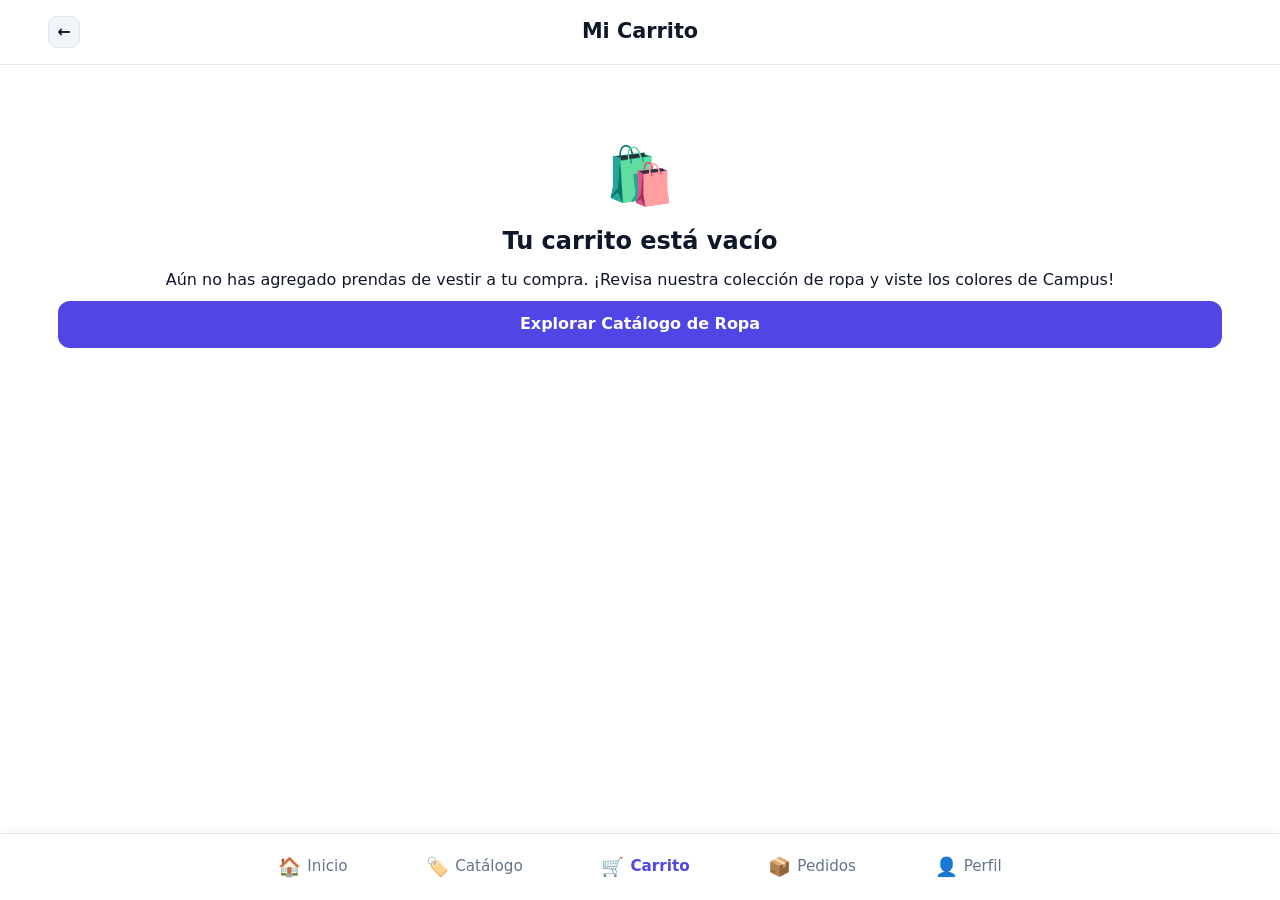
<file: vacio.html>
<!DOCTYPE html>
<html lang="es">
<head>
    <meta charset="UTF-8">
    <meta name="viewport" content="width=device-width, initial-scale=1.0">
    <title>CampusShop - Carrito Vacío</title>
    <link rel="stylesheet" href="css/base.css">
    <link rel="stylesheet" href="css/layout.css">
    <link rel="stylesheet" href="css/components.css">
    <link rel="stylesheet" href="css/responsive.css">
</head>
<body>

    <div class="contenedor-app">
        <header class="encabezado-superior encabezado-secundario">
            <a href="index.html" class="boton-volver" aria-label="Volver a Inicio">←</a>
            <h1 class="titulo-pantalla">Mi Carrito</h1>
            <div class="espaciador-encabezado"></div>
        </header>

        <main>
            <section class="estado-vacio">
                <div class="icono-estado-vacio">🛍️</div>
                <h2 class="titulo-estado-vacio">Tu carrito está vacío</h2>
                <p class="descripcion-estado-vacio">
                    Aún no has agregado prendas de vestir a tu compra. ¡Revisa nuestra colección de ropa y viste los colores de Campus!
                </p>
                <a href="catalogo.html" class="boton-primario">Explorar Catálogo de Ropa</a>
            </section>
        </main>

        <nav class="navegacion-inferior">
            <ul class="lista-navegacion-inferior">
                <li>
                    <a href="index.html" class="enlace-navegacion">
                        <span class="icono-navegacion">🏠</span>
                        <span class="texto-navegacion">Inicio</span>
                    </a>
                </li>
                <li>
                    <a href="catalogo.html" class="enlace-navegacion">
                        <span class="icono-navegacion">🏷️</span>
                        <span class="texto-navegacion">Catálogo</span>
                    </a>
                </li>
                <li>
                    <a href="vacio.html" class="enlace-navegacion activo">
                        <span class="icono-navegacion">🛒</span>
                        <span class="texto-navegacion">Carrito</span>
                    </a>
                </li>
                <li>
                    <a href="historial.html" class="enlace-navegacion">
                        <span class="icono-navegacion">📦</span>
                        <span class="texto-navegacion">Pedidos</span>
                    </a>
                </li>
                <li>
                    <a href="perfil.html" class="enlace-navegacion">
                        <span class="icono-navegacion">👤</span>
                        <span class="texto-navegacion">Perfil</span>
                    </a>
                </li>
            </ul>
        </nav>
    </div>
</body>
</html>
</file>
<file: css/base.css>
/*Variables de Resteo*/
/* 1. Variables globales */
:root {
    --color-primario: #4f46e5;
    --color-primario-hover: #4338ca;
    --color-acento: #ede9fe;
    --color-acento-texto: #4338ca;
    --color-fondo: #f8fafc;
    --color-tarjeta: #ffffff;
    --color-texto: #0f172a;
    --color-gris: #64748b;
    --color-gris-claro: #f1f5f9;
    --color-borde: #e2e8f0;
    --color-peligro: #ef4444;
    --color-exito: #10b981;
    --radio: 12px;
    --sombra-suave: 0 3px 10px rgba(79, 70, 229, 0.06), 0 1px 3px rgba(15, 23, 42, 0.04);
    --sombra-elevada: 0 8px 20px rgba(79, 70, 229, 0.1), 0 2px 6px rgba(15, 23, 42, 0.04);
}

/* 2. Reseteo de márgenes y caja */
* {
    margin: 0;
    padding: 0;
    box-sizing: border-box;
}

body {
    font-family: system-ui, -apple-system, sans-serif;
    background-color: var(--color-fondo);
    color: var(--color-texto);
    line-height: 1.4;
}

/* 3. Comportamiento general de elementos */
img {
    max-width: 100%;
    height: auto;
    display: block;
}

a {
    text-decoration: none;
    color: inherit;
}

button, input, select {
    font-family: inherit;
    font-size: 1rem;
}
</file>
<file: css/layout.css>
/*Estrucutura principal de los telefonos*/
/* 1. Contenedor principal */
.contenedor-app {
    width: 100%;
    max-width: 100%;
    min-height: 100vh;
    margin: 0 auto;
    background-color: var(--color-tarjeta);
    display: flex;
    flex-direction: column;
    padding-bottom: 70px;
    position: relative;
    overflow-x: hidden;
}

/* 2. Encabezados superior y secundario */
.encabezado-superior {
    display: flex;
    justify-content: space-between;
    align-items: center;
    padding: 14px 16px;
    border-bottom: 1px solid var(--color-borde);
    position: sticky;
    top: 0;
    background-color: var(--color-tarjeta);
    z-index: 10;
}

.logotipo {
    font-size: 1.2rem;
    font-weight: bold;
    color: var(--color-primario);
}

.titulo-pantalla {
    font-size: 1.1rem;
    font-weight: bold;
}

.espaciador-encabezado {
    width: 32px;
}

/* 3. Área de contenido central */
main {
    flex: 1;
    padding: 16px;
    display: flex;
    flex-direction: column;
    gap: 16px;
    align-content: start;
}

/* 4. Menú inferior fijo */
.navegacion-inferior {
    position: fixed;
    bottom: 0;
    left: 0;
    width: 100%;
    background-color: var(--color-tarjeta);
    border-top: 1px solid var(--color-borde);
    box-shadow: 0 -2px 10px rgba(15, 23, 42, 0.04);
    z-index: 10;
}

.lista-navegacion-inferior {
    list-style: none;
    display: flex;
    justify-content: space-around;
    padding: 10px 0 8px;
}

.enlace-navegacion {
    display: flex;
    flex-direction: column;
    align-items: center;
    gap: 2px;
    font-size: 0.75rem;
    color: var(--color-gris);
}

.icono-navegacion {
    font-size: 1.15rem;
}

.enlace-navegacion.activo {
    color: var(--color-primario);
    font-weight: bold;
}
</file>
<file: css/components.css>
/* 1. Menú lateral */
.interruptor-menu { display: none; }

.fondo-oscuro {
    position: fixed;
    top: 0;
    left: 0;
    width: 100vw;
    height: 100vh;
    background: rgba(0, 0, 0, 0.5);
    display: none;
    z-index: 90;
}

.menu-lateral {
    position: fixed;
    top: 0;
    left: -100%;
    width: 270px;
    max-width: 80%;
    height: 100%;
    background: var(--color-tarjeta);
    padding: 20px;
    display: flex;
    flex-direction: column;
    gap: 15px;
    transition: left 0.3s ease;
    z-index: 100;
    box-shadow: 4px 0 20px rgba(15, 23, 42, 0.12);
}

.cabecera-menu-lateral {
    display: flex;
    justify-content: space-between;
    align-items: center;
    border-bottom: 1px solid var(--color-borde);
    padding-bottom: 8px;
}

.cabecera-menu-lateral h2 { font-size: 1.1rem; }

.boton-cerrar-menu {
    cursor: pointer;
    font-size: 1.5rem;
    line-height: 1;
    padding: 0 4px;
}

.navegacion-menu-lateral a {
    display: block;
    padding: 10px 0;
    border-bottom: 1px solid var(--color-gris-claro);
    font-weight: 500;
    font-size: 0.95rem;
    transition: color 0.2s ease;
}

.navegacion-menu-lateral a:hover {
    color: var(--color-primario);
}

#interruptor-menu:checked ~ .fondo-oscuro { display: block; }
#interruptor-menu:checked ~ .menu-lateral { left: 0; }

/* 2. Botones y enlaces */
.boton-primario {
    display: block;
    width: 100%;
    padding: 12px;
    background: var(--color-primario);
    color: white;
    text-align: center;
    border-radius: var(--radio);
    font-weight: bold;
    border: none;
    cursor: pointer;
    transition: background 0.2s ease;
}

.boton-primario:hover {
    background: var(--color-primario-hover);
}

.boton-lineas {
    display: block;
    width: 100%;
    padding: 10px;
    border: 2px solid var(--color-primario);
    color: var(--color-primario);
    background: transparent;
    text-align: center;
    border-radius: var(--radio);
    font-weight: bold;
    transition: all 0.2s ease;
}

.boton-lineas:hover {
    background: var(--color-acento);
}

.boton-volver {
    width: 32px;
    height: 32px;
    display: flex;
    align-items: center;
    justify-content: center;
    background: var(--color-gris-claro);
    color: var(--color-texto);
    border-radius: 8px;
    font-weight: bold;
    border: 1px solid var(--color-borde);
    transition: background 0.2s, color 0.2s;
}

.boton-volver:hover {
    background: var(--color-acento);
    color: var(--color-primario);
}

.boton-accion-pequeno { padding: 6px; font-size: 0.8rem; margin-top: 4px; }
.boton-favorito {
    position: absolute;
    top: 8px;
    right: 8px;
    background: white;
    width: 28px;
    height: 28px;
    border-radius: 50%;
    border: 1px solid var(--color-borde);
    color: var(--color-peligro);
    font-size: 0.85rem;
}
.boton-eliminar { font-size: 1.1rem; opacity: 0.7; cursor: pointer; border: none; background: none; }
.enlace-texto { color: var(--color-primario); font-size: 0.85rem; font-weight: bold; }
.enlace-peligro { color: var(--color-peligro); font-size: 0.8rem; font-weight: bold; }

/* 3. Icono del carrito */
.contenedor-icono-carrito { position: relative; font-size: 1.3rem; }
.insignia-carrito {
    position: absolute;
    top: -5px;
    right: -8px;
    background: var(--color-primario);
    color: white;
    font-size: 0.65rem;
    padding: 2px 6px;
    border-radius: 50%;
    font-weight: bold;
}

/* 4. Buscador y Categorías */
.barra-busqueda {
    display: flex;
    align-items: center;
    gap: 8px;
    background: var(--color-gris-claro);
    padding: 10px 12px;
    border: 1px solid var(--color-borde);
    border-radius: var(--radio);
    transition: border-color 0.2s, box-shadow 0.2s;
}

.barra-busqueda:focus-within {
    border-color: var(--color-primario);
    box-shadow: 0 0 0 3px rgba(79, 70, 229, 0.12);
}

.campo-busqueda { width: 100%; border: none; background: transparent; outline: none; }
.cabecera-seccion { display: flex; justify-content: space-between; align-items: center; margin-bottom: 6px; }
.titulo-seccion { font-size: 1rem; font-weight: bold; }

.contenedor-categorias, .contenedor-filtros { display: flex; gap: 10px; overflow-x: auto; }
.tarjeta-categoria { text-align: center; font-size: 0.75rem; flex-shrink: 0; }
.caja-icono-categoria {
    width: 55px;
    height: 55px;
    background: var(--color-gris-claro);
    border: 1px solid var(--color-borde);
    border-radius: var(--radio);
    display: flex;
    align-items: center;
    justify-content: center;
    font-size: 1.4rem;
    margin-bottom: 4px;
    box-shadow: var(--sombra-suave);
    transition: transform 0.2s, background 0.2s, border-color 0.2s;
}

.tarjeta-categoria:hover .caja-icono-categoria {
    transform: translateY(-2px);
    background: var(--color-acento);
    border-color: var(--color-primario);
}

.boton-filtro {
    padding: 6px 14px;
    background: var(--color-gris-claro);
    color: var(--color-texto);
    border-radius: 20px;
    font-size: 0.8rem;
    white-space: nowrap;
    cursor: pointer;
    border: 1px solid var(--color-borde);
    transition: background 0.2s, color 0.2s, border-color 0.2s;
    user-select: none;
    display: inline-block;
}

/* Filtros por Categoría */
.control-filtro { display: none; }

#filtro-todos:checked ~ main .etiqueta-todos,
#filtro-sudaderas:checked ~ main .etiqueta-sudaderas,
#filtro-camisetas:checked ~ main .etiqueta-camisetas,
#filtro-chaquetas:checked ~ main .etiqueta-chaquetas,
#filtro-pantalones:checked ~ main .etiqueta-pantalones,
#filtro-polos:checked ~ main .etiqueta-polos {
    background: var(--color-primario);
    color: white;
    border-color: var(--color-primario);
}

#filtro-sudaderas:checked ~ main .cuadricula-productos .tarjeta-producto:not(.prenda-sudadera),
#filtro-camisetas:checked ~ main .cuadricula-productos .tarjeta-producto:not(.prenda-camiseta),
#filtro-chaquetas:checked ~ main .cuadricula-productos .tarjeta-producto:not(.prenda-chaqueta),
#filtro-pantalones:checked ~ main .cuadricula-productos .tarjeta-producto:not(.prenda-pantalon),
#filtro-polos:checked ~ main .cuadricula-productos .tarjeta-producto:not(.prenda-polo) {
    display: none;
}

/* 5. Tarjetas de ropa en cuadrícula */
.cuadricula-productos {
    display: grid;
    grid-template-columns: 1fr 1fr;
    gap: 12px;
}

.tarjeta-producto {
    border: 1px solid var(--color-borde);
    border-radius: var(--radio);
    overflow: hidden;
    position: relative;
    display: flex;
    flex-direction: column;
    height: 100%;
    background: var(--color-tarjeta);
    box-shadow: var(--sombra-suave);
    transition: transform 0.2s ease, box-shadow 0.2s ease;
}

.tarjeta-producto:hover {
    transform: translateY(-3px);
    box-shadow: var(--sombra-elevada);
}

.caja-imagen-producto {
    height: 140px;
    background: var(--color-fondo);
    display: flex;
    align-items: center;
    justify-content: center;
    padding: 10px;
    overflow: hidden;
}

.imagen-producto {
    max-width: 100%;
    max-height: 100%;
    width: auto;
    height: auto;
    object-fit: contain;
    display: block;
    transition: transform 0.25s ease;
}

.tarjeta-producto:hover .imagen-producto {
    transform: scale(1.05);
}

.informacion-producto {
    padding: 12px;
    display: flex;
    flex-direction: column;
    flex: 1;
}

.categoria-producto {
    font-size: 0.7rem;
    color: var(--color-gris);
    text-transform: uppercase;
    letter-spacing: 0.5px;
    margin-bottom: 2px;
}

.nombre-producto {
    font-size: 0.88rem;
    font-weight: 600;
    line-height: 1.35;
    margin-bottom: 6px;
    min-height: 2.7em;
    display: -webkit-box;
    -webkit-line-clamp: 2;
    line-clamp: 2;
    -webkit-box-orient: vertical;
    overflow: hidden;
}

.precio-producto {
    font-size: 1rem;
    font-weight: 700;
    color: var(--color-primario);
    margin-top: auto;
    margin-bottom: 8px;
}

.boton-accion-pequeno {
    width: 100%;
    padding: 8px 12px;
    font-size: 0.82rem;
    border-radius: 8px;
}

/* 6. Detalle de prenda */
.detalle-caja-imagen {
    height: 230px;
    background: var(--color-fondo);
    border: 1px solid var(--color-borde);
    box-shadow: var(--sombra-suave);
    border-radius: var(--radio);
    display: flex;
    align-items: center;
    justify-content: center;
    padding: 10px;
    overflow: hidden;
}

.detalle-imagen {
    max-width: 100%;
    max-height: 210px;
    width: auto;
    height: auto;
    object-fit: contain;
    display: block;
}

.detalle-informacion { display: flex; flex-direction: column; gap: 10px; }
.detalle-precio { font-size: 1.4rem; font-weight: bold; color: var(--color-primario); }
.detalle-descripcion { font-size: 0.85rem; color: var(--color-gris); }

.selector-tallas { display: flex; gap: 8px; margin: 6px 0; }
.input-talla { display: none; }
.opcion-talla {
    width: 38px;
    height: 38px;
    border: 1px solid var(--color-borde);
    border-radius: 8px;
    display: flex;
    align-items: center;
    justify-content: center;
    font-weight: bold;
    cursor: pointer;
    user-select: none;
    background: var(--color-tarjeta);
    transition: background 0.2s, color 0.2s, border-color 0.2s;
}
.input-talla:checked + .opcion-talla {
    background: var(--color-primario);
    color: white;
    border-color: var(--color-primario);
}

.fila-compra { display: flex; gap: 10px; align-items: center; margin-top: 8px; }
.selector-cantidad {
    display: flex;
    align-items: center;
    gap: 6px;
    background: var(--color-gris-claro);
    border: 1px solid var(--color-borde);
    border-radius: 8px;
    padding: 6px 10px;
}
.etiqueta-cantidad { font-size: 0.85rem; font-weight: bold; color: var(--color-gris); }
.input-cantidad {
    width: 45px;
    border: none;
    background: transparent;
    text-align: center;
    font-weight: bold;
    font-size: 0.95rem;
    outline: none;
}

/* 7. Carrito de compras */
.lista-carrito { display: flex; flex-direction: column; gap: 12px; }
.item-carrito {
    display: flex;
    gap: 10px;
    border: 1px solid var(--color-borde);
    border-radius: var(--radio);
    padding: 10px;
    background: var(--color-tarjeta);
    box-shadow: var(--sombra-suave);
    align-items: center;
}

.imagen-carrito {
    width: 75px;
    height: 75px;
    border-radius: 8px;
    object-fit: cover;
    flex-shrink: 0;
    background: var(--color-fondo);
    border: 1px solid var(--color-borde);
}

.detalles-item-carrito { flex: 1; display: flex; flex-direction: column; justify-content: space-between; }
.cabecera-item-carrito { display: flex; justify-content: space-between; font-size: 0.9rem; font-weight: bold; }
.referencia-item { font-size: 0.7rem; color: var(--color-gris); }
.pie-item-carrito { display: flex; justify-content: space-between; align-items: center; }

.opciones-item-carrito {
    display: flex;
    gap: 8px;
    align-items: center;
    margin: 6px 0;
}

.select-carrito {
    padding: 4px 8px;
    border: 1px solid var(--color-borde);
    border-radius: 6px;
    background: var(--color-gris-claro);
    font-size: 0.8rem;
    color: var(--color-texto);
    cursor: pointer;
}

/* Eliminación de prendas */
.control-eliminar { display: none; }
#seccion-carrito-vacio { display: none; }

#eliminar-item-1:not(:checked) ~ main .item-1,
#eliminar-item-2:not(:checked) ~ main .item-2 {
    display: none;
}

#eliminar-item-1:not(:checked) ~ #eliminar-item-2:not(:checked) ~ main #seccion-carrito-lleno {
    display: none;
}

#eliminar-item-1:not(:checked) ~ #eliminar-item-2:not(:checked) ~ main #seccion-carrito-vacio {
    display: flex;
}

.resumen-compra {
    border: 1px solid var(--color-borde);
    border-radius: var(--radio);
    padding: 14px;
    background: var(--color-tarjeta);
    box-shadow: var(--sombra-suave);
    display: flex;
    flex-direction: column;
    gap: 8px;
}

.fila-resumen { display: flex; justify-content: space-between; font-size: 0.85rem; color: var(--color-gris); }
.fila-total {
    font-size: 1rem;
    font-weight: bold;
    color: var(--color-texto);
    border-top: 1px solid var(--color-borde);
    padding-top: 6px;
}
.texto-exito { color: var(--color-exito); font-weight: bold; }

/* 8. Formularios de Checkout */
.cuadricula-checkout { display: flex; flex-direction: column; gap: 16px; }
.columna-datos-entrega { display: flex; flex-direction: column; gap: 4px; }
.columna-resumen-confirmacion { display: flex; flex-direction: column; gap: 8px; }
.grupo-formulario { display: flex; flex-direction: column; gap: 4px; margin-bottom: 10px; }
.etiqueta-formulario { font-size: 0.8rem; color: var(--color-gris); font-weight: bold; }
.campo-formulario {
    padding: 10px;
    border: 1px solid var(--color-borde);
    border-radius: 8px;
    background: var(--color-tarjeta);
    outline: none;
    transition: border-color 0.2s, box-shadow 0.2s;
}

.campo-formulario:focus {
    border-color: var(--color-primario);
    box-shadow: 0 0 0 3px rgba(79, 70, 229, 0.12);
}

.fila-formulario { display: flex; gap: 10px; }
.columna-formulario { flex: 1; }
.opcion-pago {
    display: flex;
    align-items: center;
    gap: 10px;
    padding: 10px;
    border: 1px solid var(--color-borde);
    border-radius: 8px;
    background: var(--color-tarjeta);
    box-shadow: var(--sombra-suave);
    margin-bottom: 8px;
    cursor: pointer;
    transition: border-color 0.2s;
}

.opcion-pago:hover {
    border-color: var(--color-primario);
}

/* 9. Perfil y Pedidos */
.tarjeta-usuario {
    display: flex;
    align-items: center;
    gap: 12px;
    background: var(--color-tarjeta);
    border: 1px solid var(--color-borde);
    box-shadow: var(--sombra-suave);
    padding: 14px;
    border-radius: var(--radio);
}

.avatar-usuario {
    width: 48px;
    height: 48px;
    background: var(--color-acento);
    color: var(--color-primario);
    border-radius: 50%;
    display: flex;
    align-items: center;
    justify-content: center;
    font-size: 1.5rem;
}

.insignia-usuario {
    font-size: 0.7rem;
    background: var(--color-acento);
    color: var(--color-primario);
    padding: 3px 8px;
    border-radius: 10px;
    font-weight: bold;
}

.lista-menu-perfil { display: flex; flex-direction: column; gap: 8px; }
.opcion-menu-perfil {
    display: flex;
    justify-content: space-between;
    padding: 12px;
    border: 1px solid var(--color-borde);
    border-radius: 8px;
    background: var(--color-tarjeta);
    box-shadow: var(--sombra-suave);
    font-size: 0.9rem;
    transition: border-color 0.2s, background 0.2s;
}

.opcion-menu-perfil:hover {
    border-color: var(--color-primario);
    background: var(--color-fondo);
}

.tarjeta-pedido {
    border: 1px solid var(--color-borde);
    border-radius: var(--radio);
    padding: 16px 20px;
    background: var(--color-tarjeta);
    box-shadow: var(--sombra-suave);
    display: flex;
    flex-direction: column;
    gap: 8px;
    transition: transform 0.2s ease, box-shadow 0.2s ease;
}

.tarjeta-pedido:hover {
    transform: translateY(-2px);
    box-shadow: var(--sombra-elevada);
}

.cabecera-pedido {
    display: flex;
    justify-content: space-between;
    align-items: center;
    font-weight: bold;
    font-size: 0.95rem;
    border-bottom: 1px solid var(--color-borde);
    padding-bottom: 8px;
}

.codigo-pedido {
    color: var(--color-texto);
    letter-spacing: 0.5px;
}

.fecha-pedido {
    font-size: 0.8rem;
    color: var(--color-gris);
}

.descripcion-pedido {
    font-size: 0.88rem;
    line-height: 1.4;
    color: var(--color-texto);
    margin: 4px 0;
}

.pie-pedido {
    display: flex;
    justify-content: space-between;
    align-items: center;
    font-weight: bold;
    font-size: 0.95rem;
    margin-top: auto;
    padding-top: 10px;
    border-top: 1px dashed var(--color-borde);
}

.total-pedido {
    color: var(--color-primario);
    font-weight: 700;
}

.estado-vacio {
    text-align: center;
    padding: 40px 10px;
    display: flex;
    flex-direction: column;
    align-items: center;
    gap: 10px;
}

.icono-estado-vacio { font-size: 3.5rem; }
</file>
<file: css/responsive.css>
/* 1. TABLET Y PANTALLAS MEDIANAS (640px a 1023px) */
@media (min-width: 640px) {
    /* Cuadrícula de productos a 3 columnas */
    .cuadricula-productos {
        grid-template-columns: repeat(3, 1fr);
        gap: 16px;
    }

    .caja-imagen-producto {
        height: 160px;
    }

    /* Categorías y filtros */
    .contenedor-categorias {
        display: grid;
        grid-template-columns: repeat(4, 1fr);
        gap: 14px;
        overflow-x: visible;
    }

    .caja-icono-categoria {
        width: 100%;
        height: 68px;
        font-size: 1.8rem;
    }

    .contenedor-filtros {
        flex-wrap: wrap;
        overflow-x: visible;
        gap: 8px;
    }

    /* Detalle de producto en 2 columnas */
    .main-detalle,
    main:has(.detalle-caja-imagen) {
        display: grid;
        grid-template-columns: 1fr 1.1fr;
        gap: 28px;
        align-items: start;
    }

    .detalle-caja-imagen {
        height: 350px;
    }

    .detalle-imagen {
        max-height: 310px;
    }

    /* Carrito: prendas a la izquierda, resumen sticky a la derecha */
    #seccion-carrito-lleno {
        display: grid;
        grid-template-columns: 1.5fr 1fr;
        gap: 20px;
        align-items: start;
    }

    #seccion-carrito-lleno > .enlace-peligro { grid-column: 1 / -1; }
    #seccion-carrito-lleno > .lista-carrito { grid-column: 1; }
    #seccion-carrito-lleno > .boton-lineas { grid-column: 1; margin: 0 !important; }
    #seccion-carrito-lleno > .resumen-compra { grid-column: 2; grid-row: 2; margin: 0 !important; position: sticky; top: 80px; }
    #seccion-carrito-lleno > .boton-primario { grid-column: 2; grid-row: 3; margin: 0 !important; }

    /* Checkout en 2 columnas */
    .cuadricula-checkout {
        display: grid;
        grid-template-columns: 1.4fr 1fr;
        gap: 24px;
        align-items: start;
    }

    .columna-resumen-confirmacion {
        position: sticky;
        top: 80px;
    }

    /* Historial y Perfil en 2 columnas */
    .main-historial,
    main:has(.tarjeta-pedido) {
        display: grid;
        grid-template-columns: repeat(auto-fit, minmax(280px, 1fr));
        gap: 16px;
        align-content: start;
        align-items: start;
    }

    .main-perfil,
    main:has(.tarjeta-usuario) {
        display: grid;
        grid-template-columns: 1fr 1.3fr;
        gap: 20px;
        align-content: start;
        align-items: start;
    }

    .main-perfil .boton-lineas,
    main:has(.tarjeta-usuario) .boton-lineas {
        grid-column: 1 / -1;
        max-width: 280px;
        margin: 0 auto;
    }

    /* Menú inferior con texto en línea */
    .enlace-navegacion {
        flex-direction: row;
        gap: 6px;
        font-size: 0.85rem;
    }
}

/* 2. PANTALLA DE COMPUTADOR COMPLETA (1024px en adelante) */
@media (min-width: 1024px) {
    /* Pantalla completa sin bordes de celular */
    body {
        background-color: var(--color-fondo);
        padding: 0;
        margin: 0;
    }

    .contenedor-app {
        width: 100%;
        max-width: 100%;
        min-height: 100vh;
        border: none;
        border-radius: 0;
        box-shadow: none;
        padding-bottom: 85px;
    }

    /* Encabezado amplio de escritorio */
    .encabezado-superior {
        width: 100%;
        padding: 16px 48px;
        border-bottom: 1px solid var(--color-borde);
        background-color: var(--color-tarjeta);
    }

    .logotipo {
        font-size: 1.5rem;
    }

    .titulo-pantalla {
        font-size: 1.3rem;
    }

    /* Contenido centralizado con ancho máximo cómodo */
    main {
        width: 100%;
        max-width: 1280px;
        margin: 0 auto;
        padding: 32px 48px;
        gap: 32px;
    }

    /* Buscador centrado */
    .seccion-busqueda {
        display: flex;
        justify-content: center;
    }

    .barra-busqueda {
        width: 100%;
        max-width: 650px;
        padding: 12px 18px;
    }

    /* Catálogo a 4 columnas en Computador */
    .cuadricula-productos {
        grid-template-columns: repeat(4, 1fr);
        gap: 20px;
    }

    .caja-imagen-producto {
        height: 175px;
    }

    .nombre-producto {
        font-size: 0.92rem;
    }

    .precio-producto {
        font-size: 1.05rem;
    }

    /* Detalle de producto amplio */
    .detalle-caja-imagen {
        height: 420px;
    }

    .detalle-imagen {
        max-height: 370px;
    }

    /* Historial en Computador a 3 columnas equilibradas */
    .main-historial,
    main:has(.tarjeta-pedido) {
        grid-template-columns: repeat(3, 1fr);
        gap: 22px;
        align-content: start;
        align-items: start;
    }

    /* Perfil en Computador */
    .main-perfil,
    main:has(.tarjeta-usuario) {
        max-width: 900px;
        margin: 0 auto;
        grid-template-columns: 1fr 1.6fr;
        gap: 32px;
    }

    /* Carrito y Checkout centrados en Computador */
    #seccion-carrito-lleno,
    .cuadricula-checkout {
        max-width: 1050px;
        margin: 0 auto;
    }

    /* Barra inferior de navegación completa para escritorio */
    .navegacion-inferior {
        width: 100%;
        max-width: 100%;
        left: 0;
        transform: none;
        background-color: var(--color-tarjeta);
        border-top: 1px solid var(--color-borde);
    }

    .lista-navegacion-inferior {
        max-width: 850px;
        margin: 0 auto;
        justify-content: space-around;
        padding: 12px 24px;
    }

    .enlace-navegacion {
        padding: 8px 18px;
        border-radius: 8px;
        font-size: 0.95rem;
        transition: background 0.2s, color 0.2s;
    }

    .enlace-navegacion:hover {
        background: var(--color-acento);
        color: var(--color-primario);
    }
}
</file>
